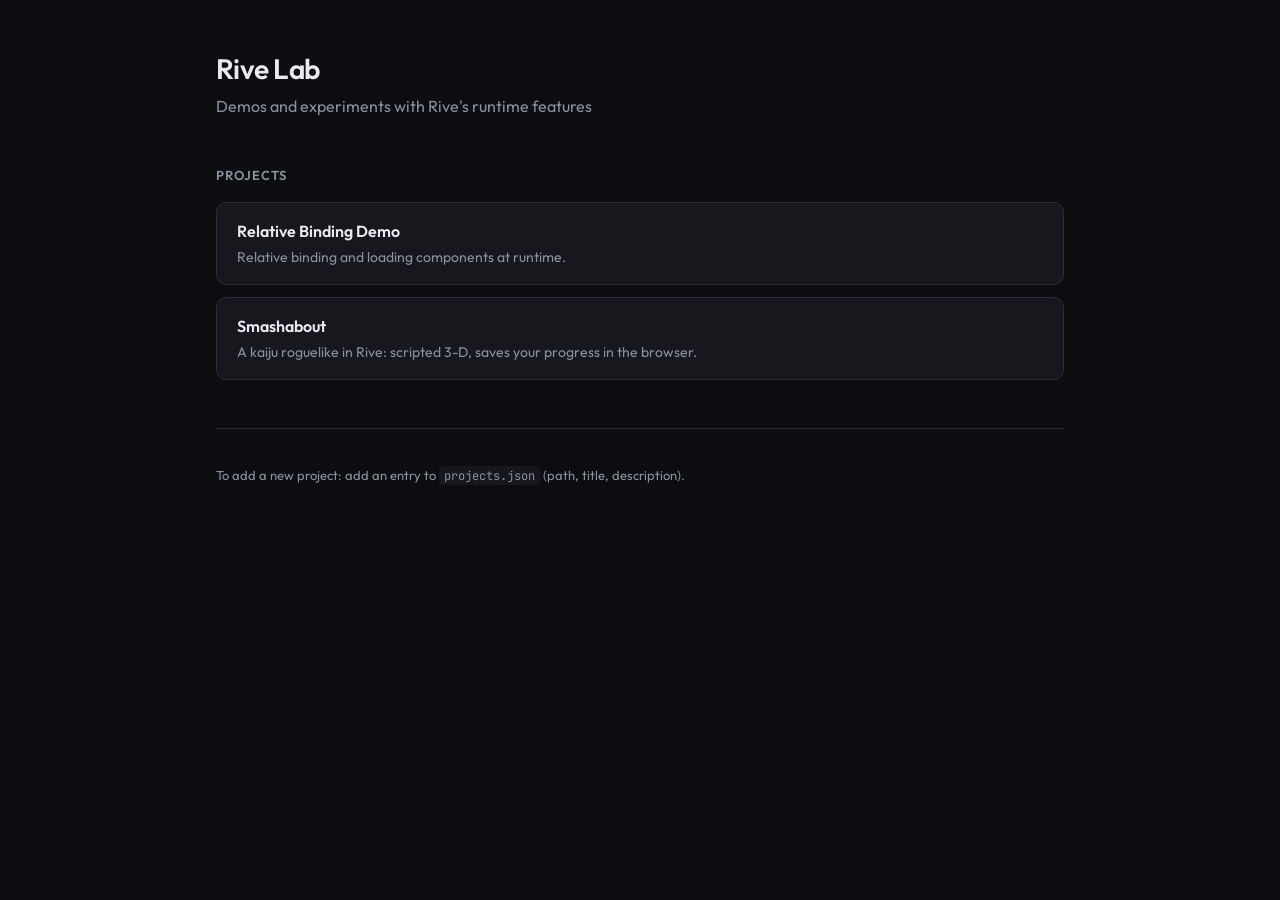
<file: index.html>
<!DOCTYPE html>
<html lang="en">
<head>
  <meta charset="UTF-8">
  <meta name="viewport" content="width=device-width, initial-scale=1.0">
  <title>Rive Lab — Demos & experiments</title>
  <link rel="preconnect" href="https://fonts.googleapis.com">
  <link rel="preconnect" href="https://fonts.gstatic.com" crossorigin>
  <link href="https://fonts.googleapis.com/css2?family=JetBrains+Mono:wght@400;600&family=Outfit:wght@400;600&display=swap" rel="stylesheet">
  <style>
    :root {
      --bg: #0d0e12;
      --surface: #16181e;
      --border: #2a2d36;
      --text: #e8eaef;
      --muted: #8b909a;
      --accent: #6c9eff;
      --accent-dim: rgba(108, 158, 255, 0.15);
    }

    *, *::before, *::after { box-sizing: border-box; }
    html { font-size: 16px; }
    body {
      margin: 0;
      min-height: 100vh;
      background: var(--bg);
      color: var(--text);
      font-family: 'Outfit', system-ui, sans-serif;
      line-height: 1.5;
      -webkit-font-smoothing: antialiased;
    }

    .page {
      max-width: 56rem;
      margin: 0 auto;
      padding: 3rem 1.5rem 4rem;
    }

    header {
      margin-bottom: 3rem;
    }
    h1 {
      font-size: 1.75rem;
      font-weight: 600;
      letter-spacing: -0.02em;
      margin: 0 0 0.25rem;
    }
    .tagline {
      color: var(--muted);
      font-size: 1rem;
      margin: 0;
    }

    .projects-section h2 {
      font-size: 0.8125rem;
      font-weight: 600;
      text-transform: uppercase;
      letter-spacing: 0.08em;
      color: var(--muted);
      margin: 0 0 1rem;
    }

    .project-list {
      list-style: none;
      padding: 0;
      margin: 0;
      display: flex;
      flex-direction: column;
      gap: 0.75rem;
    }
    .project-card {
      display: block;
      padding: 1rem 1.25rem;
      background: var(--surface);
      border: 1px solid var(--border);
      border-radius: 10px;
      color: inherit;
      text-decoration: none;
      transition: border-color 0.2s, background 0.2s;
    }
    .project-card:hover {
      border-color: var(--accent);
      background: var(--accent-dim);
    }
    .project-card strong {
      font-size: 1rem;
      font-weight: 600;
    }
    .project-card p {
      margin: 0.25rem 0 0;
      font-size: 0.875rem;
      color: var(--muted);
    }

    footer {
      margin-top: 3rem;
      padding-top: 1.5rem;
      border-top: 1px solid var(--border);
      font-size: 0.8125rem;
      color: var(--muted);
    }
    footer code {
      font-family: 'JetBrains Mono', monospace;
      font-size: 0.75rem;
      background: var(--surface);
      padding: 0.15em 0.4em;
      border-radius: 4px;
    }
  </style>
</head>
<body>
  <div class="page">
    <header>
      <h1>Rive Lab</h1>
      <p class="tagline">Demos and experiments with Rive's runtime features</p>
    </header>

    <section class="projects-section">
      <h2>Projects</h2>
      <ul class="project-list" id="projectList">
        <!-- Populated by script from projects.json -->
      </ul>
    </section>

    <footer>
      <p>
        To add a new project: add an entry to <code>projects.json</code>
        (path, title, description).
      </p>
    </footer>
  </div>

  <script>
    const list = document.getElementById('projectList');

    function escapeHtml(s) {
      const div = document.createElement('div');
      div.textContent = s;
      return div.innerHTML;
    }

    function renderProjects(projects) {
      list.innerHTML = '';
      projects.forEach((p) => {
        const li = document.createElement('li');
        li.innerHTML = `
          <a class="project-card" href="${escapeHtml(p.path)}">
            <strong>${escapeHtml(p.title)}</strong>
            ${p.description ? `<p>${escapeHtml(p.description)}</p>` : ''}
          </a>
        `;
        list.appendChild(li);
      });
    }

    fetch('projects.json')
      .then((r) => r.json())
      .then(renderProjects)
      .catch((err) => {
        list.innerHTML = '<li class="project-card" style="color: var(--muted);">Could not load projects.</li>';
      });
  </script>
</body>
</html>
</file>
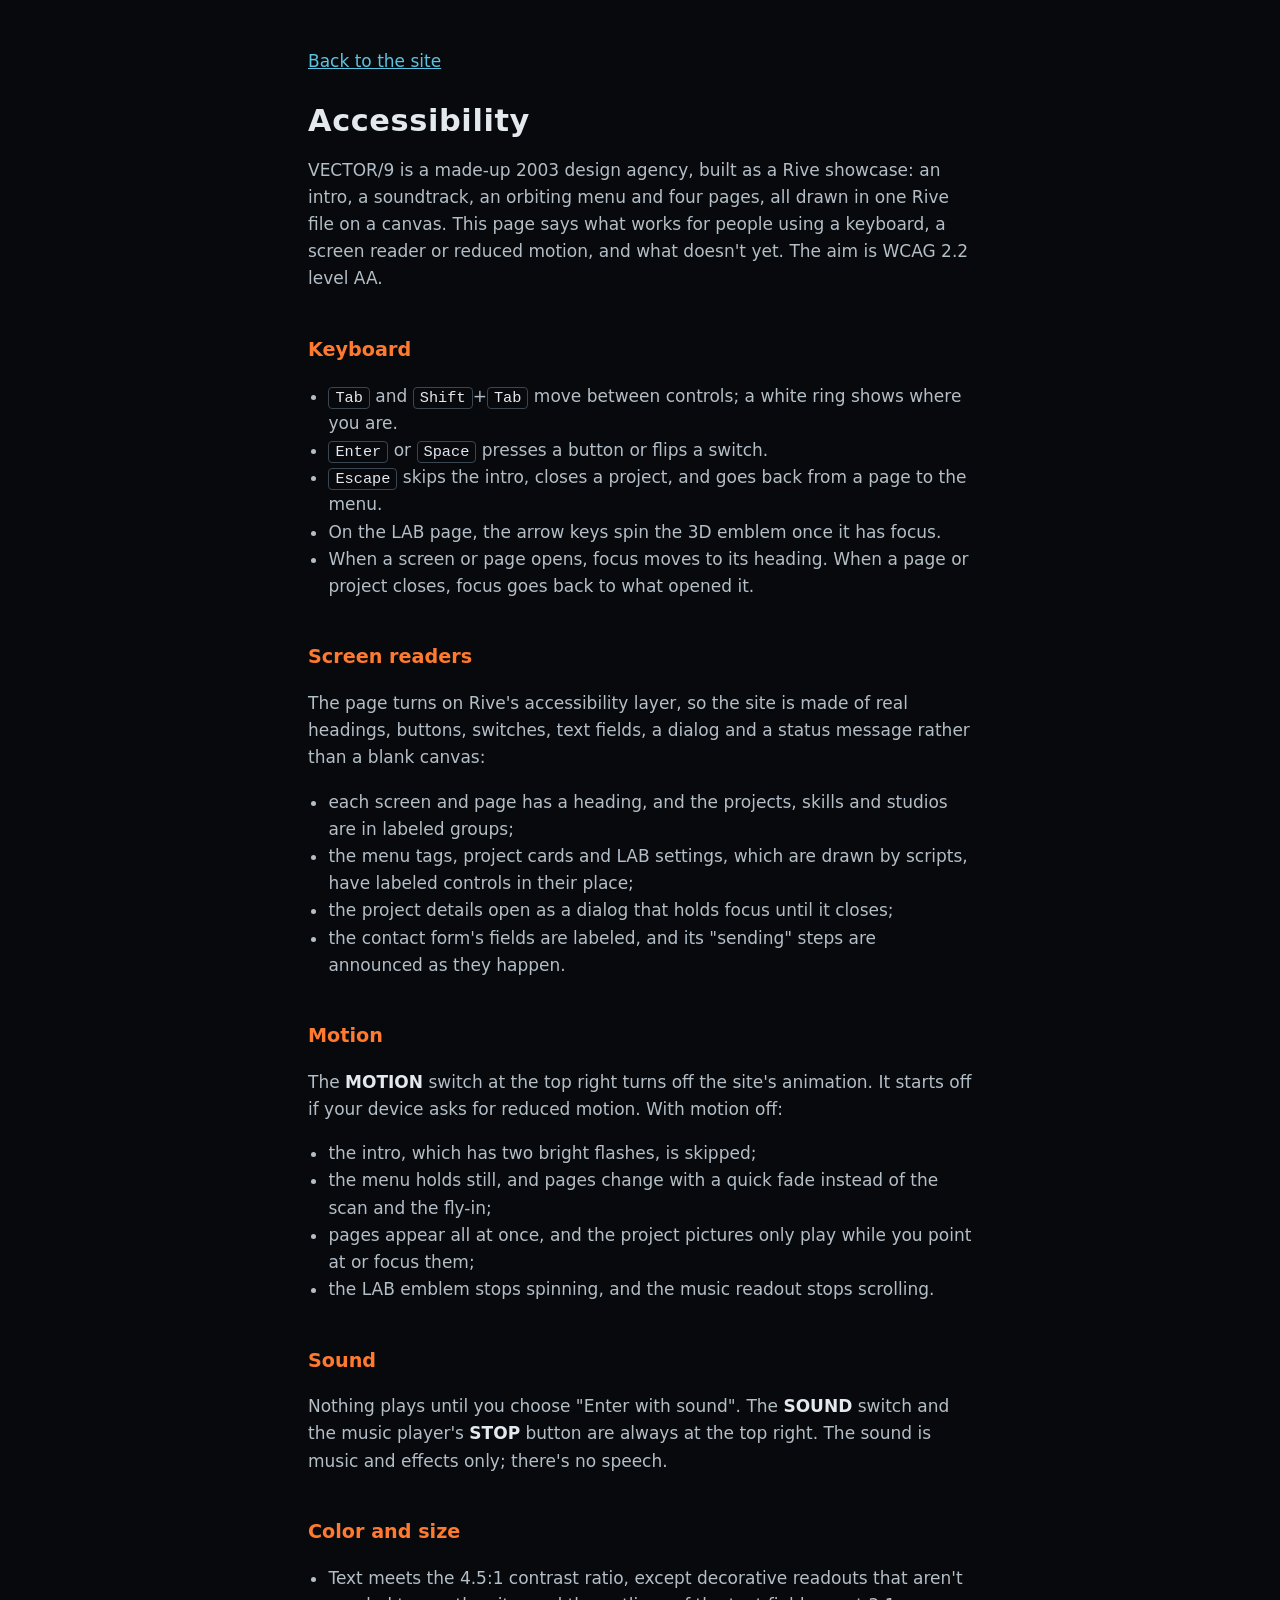
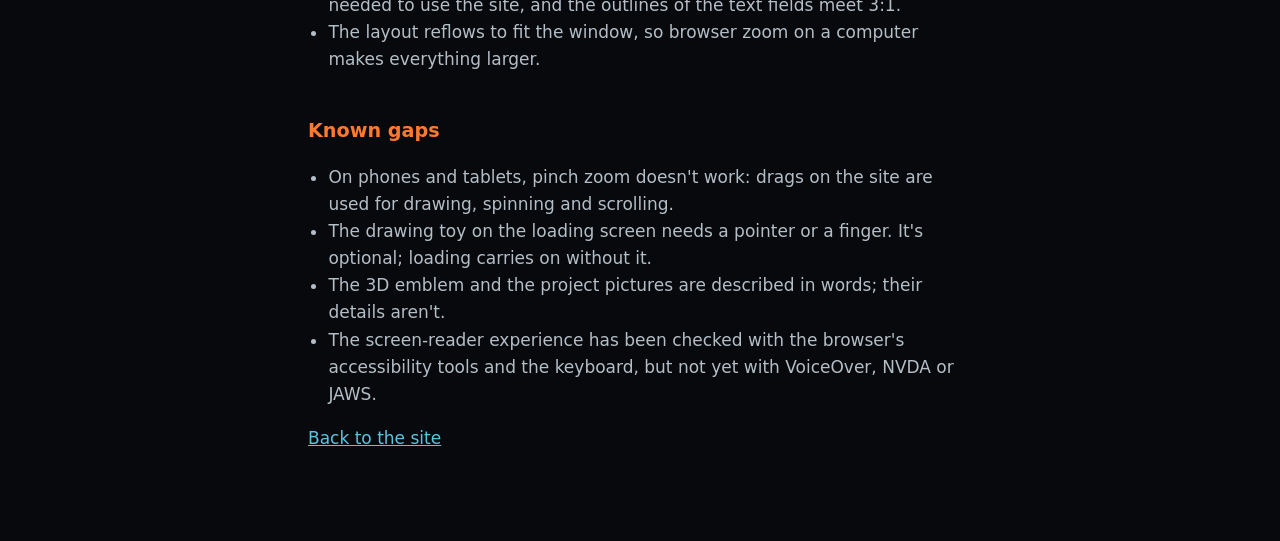
<file: skip-intro-site/accessibility.html>
<!DOCTYPE html>
<html lang="en">
<head>
  <meta charset="utf-8">
  <meta name="viewport" content="width=device-width, initial-scale=1">
  <title>Accessibility: VECTOR/9 Skip Intro</title>
  <meta name="theme-color" content="#07090c">
  <style>
    :root { --bg: #07090c; --text: #e4e9ee; --dim: #b4bec7; --cyan: #5cc3e0; --orange: #ff7a2e; }
    * { box-sizing: border-box; }
    body { margin: 0; background: var(--bg); color: var(--text); font: 17px/1.6 system-ui, -apple-system, "Segoe UI", sans-serif; }
    main { max-width: 44rem; margin: 0 auto; padding: 48px 20px 72px; }
    h1 { font-size: 1.9rem; line-height: 1.2; margin: 0 0 8px; letter-spacing: 0.02em; }
    h2 { font-size: 1.2rem; margin: 2.2em 0 0.4em; color: var(--orange); }
    p, li { color: var(--dim); }
    strong, kbd { color: var(--text); }
    kbd { font: 0.9em ui-monospace, Menlo, monospace; border: 1px solid #3a4652; border-radius: 4px; padding: 1px 6px; }
    a { color: var(--cyan); }
    a:focus-visible { outline: 3px solid #fff; outline-offset: 3px; }
    ul { padding-left: 1.2em; }
    .back { display: inline-block; margin-bottom: 28px; }
  </style>
</head>
<body>
  <main>
    <a class="back" href="./">Back to the site</a>
    <h1>Accessibility</h1>
    <p>VECTOR/9 is a made-up 2003 design agency, built as a Rive showcase: an intro, a soundtrack, an orbiting menu and
      four pages, all drawn in one Rive file on a canvas. This page says what works for people using a keyboard, a
      screen reader or reduced motion, and what doesn't yet. The aim is WCAG 2.2 level AA.</p>

    <h2>Keyboard</h2>
    <ul>
      <li><kbd>Tab</kbd> and <kbd>Shift</kbd>+<kbd>Tab</kbd> move between controls; a white ring shows where you are.</li>
      <li><kbd>Enter</kbd> or <kbd>Space</kbd> presses a button or flips a switch.</li>
      <li><kbd>Escape</kbd> skips the intro, closes a project, and goes back from a page to the menu.</li>
      <li>On the LAB page, the arrow keys spin the 3D emblem once it has focus.</li>
      <li>When a screen or page opens, focus moves to its heading. When a page or project closes, focus goes back to
        what opened it.</li>
    </ul>

    <h2>Screen readers</h2>
    <p>The page turns on Rive's accessibility layer, so the site is made of real headings, buttons, switches, text
      fields, a dialog and a status message rather than a blank canvas:</p>
    <ul>
      <li>each screen and page has a heading, and the projects, skills and studios are in labeled groups;</li>
      <li>the menu tags, project cards and LAB settings, which are drawn by scripts, have labeled controls in their
        place;</li>
      <li>the project details open as a dialog that holds focus until it closes;</li>
      <li>the contact form's fields are labeled, and its "sending" steps are announced as they happen.</li>
    </ul>

    <h2>Motion</h2>
    <p>The <strong>MOTION</strong> switch at the top right turns off the site's animation. It starts off if your device
      asks for reduced motion. With motion off:</p>
    <ul>
      <li>the intro, which has two bright flashes, is skipped;</li>
      <li>the menu holds still, and pages change with a quick fade instead of the scan and the fly-in;</li>
      <li>pages appear all at once, and the project pictures only play while you point at or focus them;</li>
      <li>the LAB emblem stops spinning, and the music readout stops scrolling.</li>
    </ul>

    <h2>Sound</h2>
    <p>Nothing plays until you choose "Enter with sound". The <strong>SOUND</strong> switch and the music player's
      <strong>STOP</strong> button are always at the top right. The sound is music and effects only; there's no
      speech.</p>

    <h2>Color and size</h2>
    <ul>
      <li>Text meets the 4.5:1 contrast ratio, except decorative readouts that aren't needed to use the site, and
        the outlines of the text fields meet 3:1.</li>
      <li>The layout reflows to fit the window, so browser zoom on a computer makes everything larger.</li>
    </ul>

    <h2>Known gaps</h2>
    <ul>
      <li>On phones and tablets, pinch zoom doesn't work: drags on the site are used for drawing, spinning and
        scrolling.</li>
      <li>The drawing toy on the loading screen needs a pointer or a finger. It's optional; loading carries on
        without it.</li>
      <li>The 3D emblem and the project pictures are described in words; their details aren't.</li>
      <li>The screen-reader experience has been checked with the browser's accessibility tools and the keyboard,
        but not yet with VoiceOver, NVDA or JAWS.</li>
    </ul>

    <p><a href="./">Back to the site</a></p>
  </main>
</body>
</html>
</file>
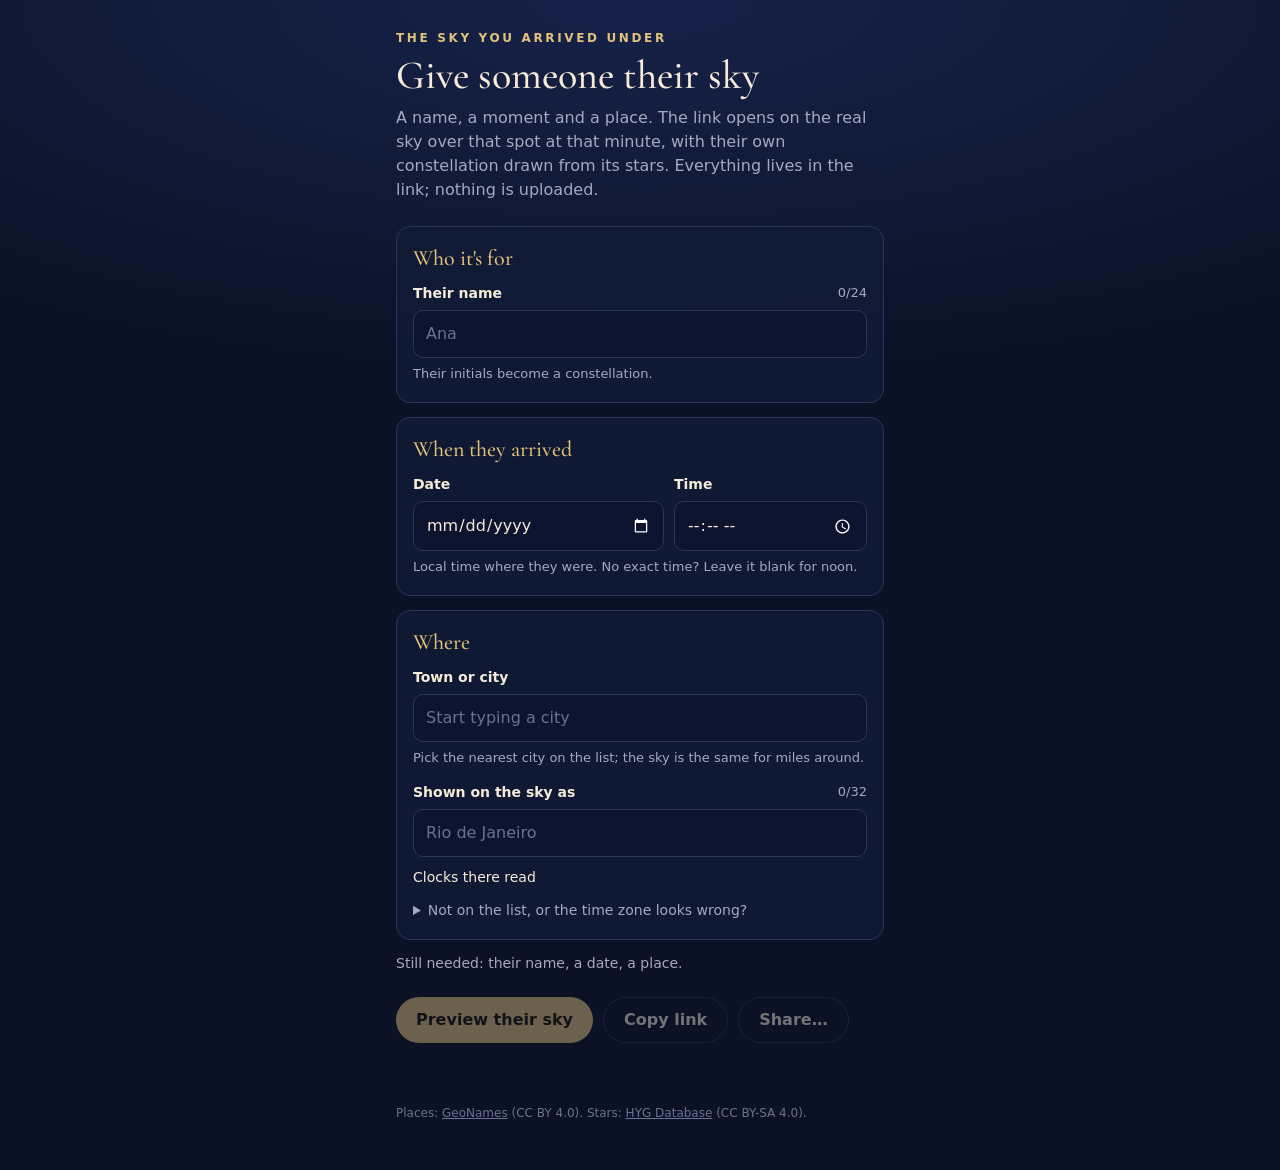
<file: sky-gift/make.html>
<!doctype html>
<html lang="en" data-sky="./">
<!-- data-sky: the sky page this form links to (index.html when deployed). -->
<head>
  <meta charset="utf-8">
  <meta name="viewport" content="width=device-width, initial-scale=1, viewport-fit=cover">
  <title>Give someone their sky</title>
  <meta name="description" content="Make a link that opens on the real night sky over one place at one moment.">
  <meta name="theme-color" content="#0b1226">
  <meta name="robots" content="noindex">
  <style>
    @font-face { font-family: "Cormorant"; src: url("CormorantGaramond-Latin.ttf") format("truetype"); font-display: swap; }
    :root { --bg: #0b1226; --panel: #121b36; --ink: #f4ecd8; --muted: #a7a8bf; --gold: #e3c27a; --gold-ink: #1a1405;
      --line: #2a3558; --bad: #f2a08c; }
    * { box-sizing: border-box; }
    html { background: var(--bg); }
    body { margin: 0; color: var(--ink); font: 16px/1.5 system-ui, sans-serif;
      background: radial-gradient(120% 60% at 50% 0%, #17224a 0%, var(--bg) 70%) fixed; min-height: 100vh; }
    main { max-width: 520px; margin: 0 auto; padding: 32px 16px calc(48px + env(safe-area-inset-bottom)); }
    .kicker { font: 600 12px/1 system-ui, sans-serif; letter-spacing: .22em; color: var(--gold); margin: 0 0 10px; }
    h1 { font: 500 40px/1.05 "Cormorant", Georgia, serif; margin: 0 0 10px; }
    p.lede { color: var(--muted); margin: 0 0 24px; }
    .panel { background: color-mix(in srgb, var(--panel) 88%, transparent); border: 1px solid var(--line);
      border-radius: 14px; padding: 18px 16px; margin-bottom: 14px; }
    .panel h2 { font: 500 22px/1.2 "Cormorant", Georgia, serif; margin: 0 0 12px; color: var(--gold); }
    label { display: block; font-weight: 600; font-size: 14px; margin: 0 0 6px; }
    .field + .field { margin-top: 14px; }
    .row { display: grid; grid-template-columns: 1.3fr 1fr; gap: 10px; }
    .row3 { display: grid; grid-template-columns: 1fr 1fr 1fr; gap: 10px; }
    input, select { width: 100%; padding: 11px 12px; border-radius: 10px; border: 1px solid var(--line);
      background: #0d1430; color: var(--ink); font: inherit; color-scheme: dark; min-height: 46px; }
    input::placeholder { color: #6c7092; }
    .count { float: right; color: var(--muted); font-weight: 400; font-size: 13px; }
    .hint { color: var(--muted); font-size: 13px; margin: 6px 0 0; }
    .hint.warn { color: var(--bad); }
    .combo { position: relative; }
    .combo ul { position: absolute; z-index: 5; left: 0; right: 0; top: calc(100% + 4px); margin: 0; padding: 4px;
      list-style: none; background: #101938; border: 1px solid var(--line); border-radius: 10px;
      box-shadow: 0 12px 30px rgba(0, 0, 0, .45); max-height: 320px; overflow: auto; }
    .combo li { padding: 9px 10px; border-radius: 7px; cursor: pointer; }
    .combo li small { color: var(--muted); margin-left: 6px; }
    .combo li[aria-selected="true"], .combo li:hover { background: #1d2a55; }
    .combo li.none { color: var(--muted); cursor: default; background: none; }
    .tzline { display: flex; flex-wrap: wrap; gap: 4px 10px; align-items: baseline; margin-top: 10px; font-size: 14px; }
    .tzline b { color: var(--gold); font-weight: 600; }
    details { margin-top: 12px; }
    summary { cursor: pointer; color: var(--muted); font-size: 14px; }
    details[open] summary { margin-bottom: 12px; }
    .linkish { background: none; border: 0; padding: 0; color: var(--gold); font: inherit; font-size: 13px;
      text-decoration: underline; cursor: pointer; min-height: 0; }
    .summary { font: 500 21px/1.3 "Cormorant", Georgia, serif; margin: 4px 0 16px; min-height: 1.3em; }
    .summary span { color: var(--muted); font: 14px/1.4 system-ui, sans-serif; display: block; margin-top: 2px; }
    .actions { display: flex; flex-wrap: wrap; gap: 10px; }
    button.btn { display: inline-flex; align-items: center; justify-content: center; border-radius: 999px;
      padding: 12px 20px; font: 600 16px system-ui, sans-serif; cursor: pointer; min-height: 46px; }
    .primary { background: var(--gold); color: var(--gold-ink); border: 0; }
    .ghost { background: transparent; color: var(--ink); border: 1px solid var(--line); }
    button:disabled { opacity: .45; cursor: not-allowed; }
    :focus-visible { outline: 3px solid var(--gold); outline-offset: 2px; }
    #status { color: var(--muted); font-size: 14px; margin: 12px 0 0; min-height: 1.5em; }
    footer { color: #6c7092; font-size: 12px; margin-top: 28px; }
    footer a { color: inherit; }
    .sr { position: absolute; width: 1px; height: 1px; overflow: hidden; clip: rect(0 0 0 0); white-space: nowrap; }
  </style>
</head>
<body>
<main>
  <p class="kicker">THE SKY YOU ARRIVED UNDER</p>
  <h1>Give someone their sky</h1>
  <p class="lede">A name, a moment and a place. The link opens on the real sky over that spot at that minute,
    with their own constellation drawn from its stars. Everything lives in the link; nothing is uploaded.</p>

  <section class="panel" aria-labelledby="h-who">
    <h2 id="h-who">Who it's for</h2>
    <div class="field">
      <label for="name">Their name <span class="count" id="nameCount"></span></label>
      <input id="name" type="text" maxlength="24" placeholder="Ana" autocomplete="off" autocapitalize="words">
      <p class="hint" id="nameHint">Their initials become a constellation.</p>
    </div>
  </section>

  <section class="panel" aria-labelledby="h-when">
    <h2 id="h-when">When they arrived</h2>
    <div class="row">
      <div><label for="date">Date</label><input id="date" type="date" min="1800-01-01" max="2200-12-31"></div>
      <div><label for="time">Time</label><input id="time" type="time"></div>
    </div>
    <p class="hint">Local time where they were. No exact time? Leave it blank for noon.</p>
  </section>

  <section class="panel" aria-labelledby="h-where">
    <h2 id="h-where">Where</h2>
    <div class="field combo">
      <label for="place" id="placeLabel">Town or city</label>
      <input id="place" type="text" placeholder="Start typing a city" autocomplete="off" spellcheck="false"
        role="combobox" aria-autocomplete="list" aria-expanded="false" aria-controls="placeList">
      <ul id="placeList" role="listbox" aria-labelledby="placeLabel" hidden></ul>
      <p class="hint" id="placeHint">Pick the nearest city on the list; the sky is the same for miles around.</p>
    </div>
    <div class="field">
      <label for="label">Shown on the sky as <span class="count" id="labelCount"></span></label>
      <input id="label" type="text" maxlength="32" placeholder="Rio de Janeiro" autocomplete="off">
    </div>
    <div class="tzline" id="tzline" hidden><span>Clocks there read</span><b id="tzOff"></b><span id="tzName" class="hint" style="margin:0"></span></div>
    <details id="manual">
      <summary>Not on the list, or the time zone looks wrong?</summary>
      <div class="row3">
        <div><label for="lat">Latitude</label><input id="lat" type="number" step="0.01" min="-90" max="90" inputmode="decimal" placeholder="-22.91"></div>
        <div><label for="lon">Longitude</label><input id="lon" type="number" step="0.01" min="-180" max="180" inputmode="decimal" placeholder="-43.18"></div>
        <div><label for="tz">UTC offset</label><select id="tz"></select></div>
      </div>
      <p class="hint">North and east are positive. The offset is what clocks there read that day, daylight saving included.
        <button type="button" class="linkish" id="tzAuto" hidden>Use the city's time zone again</button></p>
    </details>
  </section>

  <p class="summary" id="summary" aria-live="polite"></p>
  <div class="actions">
    <button class="btn primary" id="preview" disabled>Preview their sky</button>
    <button class="btn ghost" id="copy" disabled>Copy link</button>
    <button class="btn ghost" id="share" hidden disabled>Share…</button>
  </div>
  <p id="status" role="status"></p>

  <footer>Places: <a href="https://www.geonames.org/">GeoNames</a> (CC BY 4.0).
    Stars: <a href="https://github.com/astronexus/HYG-Database">HYG Database</a> (CC BY-SA 4.0).</footer>
</main>
<script src="sky-link.js"></script>
<script>
(function () {
  var $ = function (id) { return document.getElementById(id); };
  var SKY_PAGE = document.documentElement.dataset.sky || 'sky.html';
  var countryName = (function () {
    try { var dn = new Intl.DisplayNames(['en'], { type: 'region' }); return function (cc) { return dn.of(cc) || cc; }; }
    catch (e) { return function (cc) { return cc; }; }
  })();

  // ---- Places (GeoNames, baked by sky/data/bake_places.py) ----
  var P = null, loading = null;
  function norm(s) {
    return s.normalize('NFD').replace(/[̀-ͯ]/g, '').toLowerCase().replace(/[^a-z0-9]+/g, ' ').trim();
  }
  function loadPlaces() {
    if (!loading) loading = fetch('places.txt').then(function (r) {
      if (!r.ok) throw new Error('places ' + r.status);
      return r.text();
    }).then(function (t) {
      var lines = t.split('\n'), tzs = lines[0].split('\t'), regions = lines[1].split('\t');
      var p = { name: [], key: [], region: [], cc: [], lat: [], lon: [], tz: [], tzs: tzs, regions: regions };
      for (var i = 2; i < lines.length; i++) {
        var f = lines[i].split('\t');
        if (f.length < 6) continue;
        p.name.push(f[0]); p.key.push(norm(f[0])); p.region.push(+f[1]); p.cc.push(f[2]);
        p.lat.push(+f[3]); p.lon.push(+f[4]); p.tz.push(+f[5]);
      }
      P = p;
      return p;
    });
    return loading;
  }
  function where(i) {
    var r = P.regions[P.region[i]], c = countryName(P.cc[i]);
    return (r && r !== P.name[i] ? r + ', ' : '') + c;
  }
  // "springfield, illinois": the part before a comma matches the city name
  // (prefix first, then word start, then anywhere); the rest must appear in
  // its region or country. Rows are biggest first, so ties go to size.
  function search(q, max) {
    var parts = q.split(','), a = norm(parts[0]), b = norm(parts.slice(1).join(' '));
    if (a.length < 2) return [];
    var buckets = [[], [], []], total = 0;
    for (var i = 0; i < P.key.length && buckets[0].length < max; i++) {
      var k = P.key[i], at = k.indexOf(a), rank;
      if (at < 0) continue;
      rank = at === 0 ? 0 : k.charAt(at - 1) === ' ' ? 1 : 2;
      if (buckets[rank].length >= max) continue;
      if (b && norm(where(i)).indexOf(b) < 0) continue;
      buckets[rank].push(i); total++;
    }
    return buckets[0].concat(buckets[1], buckets[2]).slice(0, max);
  }

  // ---- Time zone: the UTC offset clocks showed at a wall time in an IANA zone ----
  var fmts = {};
  function zoneMinutes(tz, ms) {
    var f = fmts[tz] || (fmts[tz] = new Intl.DateTimeFormat('en-US', { timeZone: tz, hourCycle: 'h23',
      year: 'numeric', month: 'numeric', day: 'numeric', hour: 'numeric', minute: 'numeric', second: 'numeric' }));
    var v = {};
    f.formatToParts(new Date(ms)).forEach(function (p) { v[p.type] = +p.value; });
    var wall = Date.UTC(v.year, v.month - 1, v.day, v.hour % 24, v.minute, v.second);
    return (wall - Math.floor(ms / 1000) * 1000) / 60000;
  }
  function offsetAt(tz, w) {
    var guess = Date.UTC(w.year, w.month - 1, w.day, w.hour, w.minute);
    var o1 = zoneMinutes(tz, guess), o2 = zoneMinutes(tz, guess - o1 * 60000);
    return o2;  // minutes ahead of UTC (a skipped spring-forward hour takes the later offset)
  }
  function offText(min) {
    var s = min < 0 ? '−' : '+', a = Math.abs(Math.round(min)), h = Math.floor(a / 60), m = a % 60;
    return 'UTC' + s + h + (m ? ':' + (m < 10 ? '0' : '') + m : '');
  }
  // Offsets in use anywhere since 1970, plus whatever a city produces (old local mean times).
  var OFFSETS = [-720, -660, -600, -570, -540, -480, -420, -360, -300, -270, -240, -210, -180, -150, -120, -60, 0,
    60, 120, 180, 210, 240, 270, 300, 330, 345, 360, 390, 420, 480, 525, 540, 570, 600, 630, 660, 720, 765, 780, 840];
  function fillOffsets(extra) {
    var list = OFFSETS.slice(), sel = $('tz'), keep = sel.value;
    if (extra !== null && list.indexOf(extra) < 0) { list.push(extra); list.sort(function (x, y) { return x - y; }); }
    sel.innerHTML = '<option value="">Pick…</option>' + list.map(function (m) {
      return '<option value="' + m + '">' + offText(m) + '</option>';
    }).join('');
    sel.value = keep;
  }
  fillOffsets(null);

  // ---- State ----
  var city = -1;          // index into P, or -1
  var tzName = null;      // the city's IANA zone
  var tzManual = false;   // the sender picked the offset
  function when() {
    var d = /^(\d{4})-(\d{2})-(\d{2})$/.exec($('date').value);
    if (!d) return null;
    var t = /^(\d{2}):(\d{2})/.exec($('time').value);
    return { year: +d[1], month: +d[2], day: +d[3], hour: t ? +t[1] : 12, minute: t ? +t[2] : 0, guessed: !t };
  }
  function num(id, lo, hi) {
    var v = $(id).value;
    if (v === '') return null;
    var x = +v;
    return isFinite(x) && x >= lo && x <= hi ? x : null;
  }
  function currentOffset(w) {
    if (!tzManual && tzName && w) {
      var m = offsetAt(tzName, w);
      fillOffsets(m);
      $('tz').value = String(m);
      return m;
    }
    return $('tz').value === '' ? null : +$('tz').value;
  }
  function sky() {
    var w = when(), lat = num('lat', -90, 90), lon = num('lon', -180, 180), off = currentOffset(w);
    var name = $('name').value.trim(), place = $('label').value.trim();
    var ok = !!(w && name && lat !== null && lon !== null && off !== null && w.year >= 1800 && w.year <= 2200);
    return { ok: ok, name: name, place: place, when: w, tz: off === null ? null : Math.round(off / 60 * 10000) / 10000,
      lat: lat === null ? null : Math.round(lat * 100) / 100, lon: lon === null ? null : Math.round(lon * 100) / 100, off: off };
  }
  function update() {
    $('nameCount').textContent = $('name').value.length + '/24';
    $('labelCount').textContent = $('label').value.length + '/32';
    // The sky's lettering is a Latin font; other scripts would draw as blanks.
    var odd = /[^\u0000-ɏḀ-ỿ’]/.test($('name').value + $('label').value);
    $('nameHint').textContent = odd ? 'Only Latin letters show in the sky for now; other scripts would come out blank.'
      : 'Their initials become a constellation.';
    $('nameHint').classList.toggle('warn', odd);
    var s = sky();
    $('tzline').hidden = s.off === null;
    if (s.off !== null) {
      $('tzOff').textContent = offText(s.off);
      $('tzName').textContent = tzManual || !tzName ? '(set by hand)' : tzName.replace(/_/g, ' ') + ', that day';
    }
    $('tzAuto').hidden = !(tzManual && tzName);
    ['preview', 'copy', 'share'].forEach(function (id) { $(id).disabled = !s.ok; });
    var parts = [];
    if (!s.name) parts.push('their name');
    if (!s.when) parts.push('a date');
    if (s.lat === null || s.lon === null) parts.push('a place');
    else if (s.off === null) parts.push('a UTC offset');
    if (s.ok) {
      $('summary').innerHTML = '';
      $('summary').append('For ' + s.name);
      var sub = document.createElement('span');
      sub.textContent = (s.place || 'Unnamed place') + ' · ' + SkyLink.dateText(s.when) +
        (s.when.guessed ? ' (time unknown)' : '') + ' · ' + offText(s.off);
      $('summary').append(sub);
    } else {
      $('summary').innerHTML = '<span>Still needed: ' + parts.join(', ') + '.</span>';
    }
    return s;
  }
  function link(s) {
    return new URL(SKY_PAGE, location.href).href.replace(/[?#].*$/, '') + '#' + SkyLink.encode(s);
  }

  // ---- Place combobox ----
  var input = $('place'), list = $('placeList'), results = [], active = -1;
  function close() { list.hidden = true; input.setAttribute('aria-expanded', 'false'); input.removeAttribute('aria-activedescendant'); active = -1; }
  function show(q) {
    if (!P) { loadPlaces().then(function () { if (document.activeElement === input) show(input.value); }); return; }
    results = search(q, 8);
    if (norm(q).length < 2) { close(); return; }
    list.innerHTML = '';
    if (!results.length) {
      var li = document.createElement('li'); li.className = 'none'; li.textContent = 'No city by that name. Try a nearby one, or set it by hand below.';
      list.append(li);
    }
    results.forEach(function (i, n) {
      var li = document.createElement('li'), sm = document.createElement('small');
      li.id = 'opt' + n; li.setAttribute('role', 'option'); li.setAttribute('aria-selected', 'false');
      li.textContent = P.name[i]; sm.textContent = where(i); li.append(sm);
      li.addEventListener('pointerdown', function (e) { e.preventDefault(); choose(i); });
      list.append(li);
    });
    list.hidden = false; input.setAttribute('aria-expanded', 'true'); active = -1;
  }
  function mark(n) {
    var opts = list.querySelectorAll('[role=option]');
    opts.forEach(function (o, k) { o.setAttribute('aria-selected', k === n ? 'true' : 'false'); });
    active = n;
    if (n >= 0) { input.setAttribute('aria-activedescendant', 'opt' + n); opts[n].scrollIntoView({ block: 'nearest' }); }
  }
  function choose(i) {
    city = i; tzName = P.tzs[P.tz[i]]; tzManual = false;
    input.value = P.name[i] + ', ' + where(i);
    $('label').value = P.name[i].slice(0, 32);
    $('lat').value = P.lat[i].toFixed(2); $('lon').value = P.lon[i].toFixed(2);
    close(); update();
  }
  input.addEventListener('focus', loadPlaces);
  input.addEventListener('input', function () { show(input.value); });
  input.addEventListener('keydown', function (e) {
    var n = list.querySelectorAll('[role=option]').length;
    if (e.key === 'ArrowDown' && n) { e.preventDefault(); if (list.hidden) show(input.value); mark((active + 1) % n); }
    else if (e.key === 'ArrowUp' && n) { e.preventDefault(); mark((active - 1 + n) % n); }
    else if (e.key === 'Enter' && !list.hidden && results.length) { e.preventDefault(); choose(results[Math.max(active, 0)]); }
    else if (e.key === 'Escape') close();
  });
  input.addEventListener('blur', function () { setTimeout(close, 120); });

  // ---- Fields ----
  ['name', 'label', 'date', 'time'].forEach(function (id) { $(id).addEventListener('input', update); });
  ['lat', 'lon'].forEach(function (id) {
    $(id).addEventListener('input', function () {
      // Moved off the city: keep its zone for the offset, but say the place is custom.
      if (city >= 0) { city = -1; input.value = ''; }
      update();
    });
  });
  $('tz').addEventListener('change', function () { tzManual = true; update(); });
  $('tzAuto').addEventListener('click', function () { tzManual = false; update(); });

  // ---- Output ----
  function status(t) { $('status').textContent = t; }
  $('preview').addEventListener('click', function () {
    var s = update(); if (s.ok) window.open(link(s), '_blank', 'noopener');
  });
  $('copy').addEventListener('click', function () {
    var s = update(); if (!s.ok) return;
    var url = link(s);
    navigator.clipboard.writeText(url).then(function () { status('Link copied. Send it however you like.'); },
      function () { status('Could not copy. Use Preview, then copy the address from there.'); });
  });
  if (navigator.share) {
    $('share').hidden = false;
    $('share').addEventListener('click', function () {
      var s = update(); if (!s.ok) return;
      navigator.share({ title: 'The sky you arrived under', text: 'For ' + s.name, url: link(s) }).catch(function () {});
    });
  }

  // ---- Start from a link (make.html#t=...): edit a sky someone already made ----
  var start = SkyLink.decode(location.hash);
  if (start.name) $('name').value = start.name.slice(0, 24);
  if (start.when) {
    var w = start.when, p = function (n) { return (n < 10 ? '0' : '') + n; };
    $('date').value = w.year + '-' + p(w.month) + '-' + p(w.day);
    $('time').value = p(w.hour) + ':' + p(w.minute);
  }
  if (start.complete) {
    $('label').value = start.place.slice(0, 32);
    $('lat').value = start.lat; $('lon').value = start.lon;
    fillOffsets(Math.round(start.tz * 60)); $('tz').value = String(Math.round(start.tz * 60)); tzManual = true;
    // Find the city it came from, to get its zone back.
    loadPlaces().then(function () {
      for (var i = 0; i < P.name.length; i++) {
        if (Math.abs(P.lat[i] - start.lat) < 0.006 && Math.abs(P.lon[i] - start.lon) < 0.006) {
          city = i; tzName = P.tzs[P.tz[i]]; input.value = P.name[i] + ', ' + where(i);
          tzManual = offsetAt(tzName, start.when) !== Math.round(start.tz * 60);
          update(); return;
        }
      }
    });
  }
  update();

  window.skyMake = { search: function (q) { return loadPlaces().then(function () {
    return search(q, 8).map(function (i) { return P.name[i] + ', ' + where(i) + ' ' + P.tzs[P.tz[i]]; }); }); },
    offsetAt: offsetAt, link: function () { var s = update(); return s.ok ? link(s) : null; } };
})();
</script>
</body>
</html>
</file>
